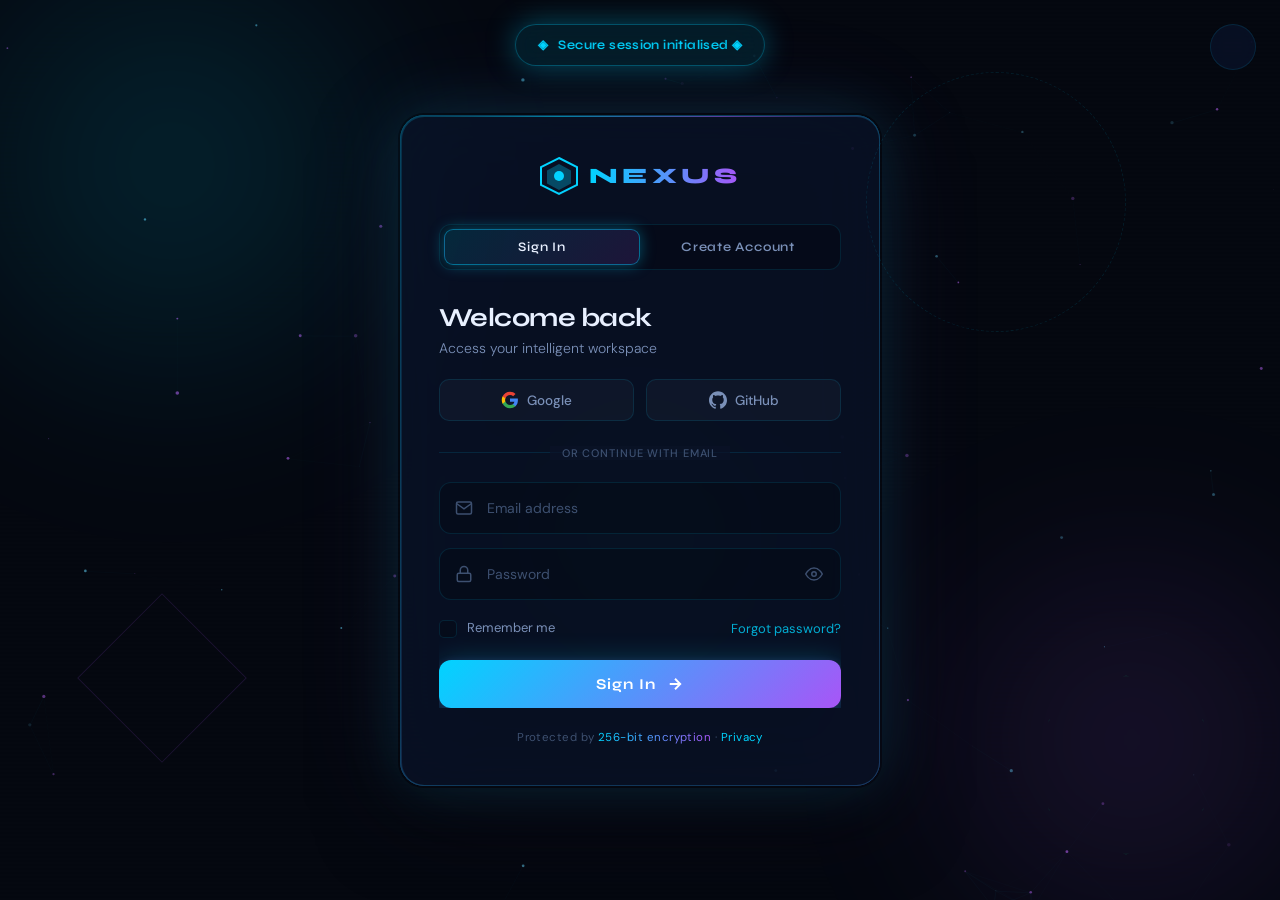
<file: Login/index.html>
<!DOCTYPE html>
<html lang="en">
<head>
  <meta charset="UTF-8" />
  <meta name="viewport" content="width=device-width, initial-scale=1.0"/>
  <title>NEXUS — Intelligent Workspace</title>
  <link rel="stylesheet" href="style.css"/>
  <link rel="preconnect" href="https://fonts.googleapis.com">
  <link href="https://fonts.googleapis.com/css2?family=Syne:wght@400;500;600;700;800&family=DM+Sans:ital,wght@0,300;0,400;0,500;1,300&display=swap" rel="stylesheet">
</head>
<body data-theme="dark">

  <!-- Canvas Background -->
  <canvas id="bg-canvas"></canvas>

  <!-- Ambient Orbs -->
  <div class="ambient-layer">
    <div class="orb orb-1"></div>
    <div class="orb orb-2"></div>
    <div class="orb orb-3"></div>
  </div>

  <!-- Scanlines overlay -->
  <div class="scanlines"></div>

  <!-- Theme Toggle -->
  <button class="theme-toggle" id="themeToggle" aria-label="Toggle theme">
    <span class="theme-icon sun">
      <svg viewBox="0 0 24 24" fill="none" stroke="currentColor" stroke-width="2">
        <circle cx="12" cy="12" r="5"/><line x1="12" y1="1" x2="12" y2="3"/>
        <line x1="12" y1="21" x2="12" y2="23"/><line x1="4.22" y1="4.22" x2="5.64" y2="5.64"/>
        <line x1="18.36" y1="18.36" x2="19.78" y2="19.78"/><line x1="1" y1="12" x2="3" y2="12"/>
        <line x1="21" y1="12" x2="23" y2="12"/><line x1="4.22" y1="19.78" x2="5.64" y2="18.36"/>
        <line x1="18.36" y1="5.64" x2="19.78" y2="4.22"/>
      </svg>
    </span>
    <span class="theme-icon moon">
      <svg viewBox="0 0 24 24" fill="none" stroke="currentColor" stroke-width="2">
        <path d="M21 12.79A9 9 0 1 1 11.21 3 7 7 0 0 0 21 12.79z"/>
      </svg>
    </span>
  </button>

  <!-- Toast Container -->
  <div class="toast-container" id="toastContainer"></div>

  <!-- Main wrapper -->
  <main class="auth-wrapper">

    <!-- Floating Geometric Shapes -->
    <div class="geo-shapes">
      <div class="shape shape-ring"></div>
      <div class="shape shape-diamond"></div>
      <div class="shape shape-hex"></div>
    </div>

    <!-- Auth Card -->
    <div class="auth-card" id="authCard">

      <!-- Animated border gradient -->
      <div class="card-border"></div>
      <div class="card-glow"></div>

      <!-- Card Inner -->
      <div class="card-inner">

        <!-- Logo / Brand -->
        <div class="brand">
          <div class="brand-icon">
            <svg viewBox="0 0 40 40" fill="none">
              <polygon points="20,2 38,11 38,29 20,38 2,29 2,11" stroke="url(#hexGrad)" stroke-width="2" fill="none"/>
              <polygon points="20,8 32,14.5 32,27.5 20,34 8,27.5 8,14.5" fill="url(#hexFill)" opacity="0.3"/>
              <circle cx="20" cy="20" r="5" fill="url(#hexGrad)"/>
              <defs>
                <linearGradient id="hexGrad" x1="0" y1="0" x2="40" y2="40">
                  <stop offset="0%" stop-color="#00d4ff"/>
                  <stop offset="100%" stop-color="#a855f7"/>
                </linearGradient>
                <linearGradient id="hexFill" x1="0" y1="0" x2="40" y2="40">
                  <stop offset="0%" stop-color="#00d4ff"/>
                  <stop offset="100%" stop-color="#a855f7"/>
                </linearGradient>
              </defs>
            </svg>
          </div>
          <span class="brand-name">NEXUS</span>
        </div>

        <!-- Tab Switcher -->
        <div class="tab-switcher">
          <button class="tab-btn active" data-tab="login">Sign In</button>
          <button class="tab-btn" data-tab="register">Create Account</button>
          <div class="tab-indicator"></div>
        </div>

        <!-- Forms Container -->
        <div class="forms-container">

          <!-- LOGIN FORM -->
          <div class="form-panel active" id="loginPanel">
            <div class="form-header">
              <h1>Welcome back</h1>
              <p>Access your intelligent workspace</p>
            </div>

            <!-- Social Logins -->
            <div class="social-row">
              <button class="social-btn" id="googleBtn">
                <svg viewBox="0 0 24 24" width="18" height="18">
                  <path fill="#4285F4" d="M22.56 12.25c0-.78-.07-1.53-.2-2.25H12v4.26h5.92c-.26 1.37-1.04 2.53-2.21 3.31v2.77h3.57c2.08-1.92 3.28-4.74 3.28-8.09z"/>
                  <path fill="#34A853" d="M12 23c2.97 0 5.46-.98 7.28-2.66l-3.57-2.77c-.98.66-2.23 1.06-3.71 1.06-2.86 0-5.29-1.93-6.16-4.53H2.18v2.84C3.99 20.53 7.7 23 12 23z"/>
                  <path fill="#FBBC05" d="M5.84 14.09c-.22-.66-.35-1.36-.35-2.09s.13-1.43.35-2.09V7.07H2.18C1.43 8.55 1 10.22 1 12s.43 3.45 1.18 4.93l2.85-2.22.81-.62z"/>
                  <path fill="#EA4335" d="M12 5.38c1.62 0 3.06.56 4.21 1.64l3.15-3.15C17.45 2.09 14.97 1 12 1 7.7 1 3.99 3.47 2.18 7.07l3.66 2.84c.87-2.6 3.3-4.53 6.16-4.53z"/>
                </svg>
                Google
              </button>
              <button class="social-btn" id="githubBtn">
                <svg viewBox="0 0 24 24" width="18" height="18" fill="currentColor">
                  <path d="M12 .297c-6.63 0-12 5.373-12 12 0 5.303 3.438 9.8 8.205 11.385.6.113.82-.258.82-.577 0-.285-.01-1.04-.015-2.04-3.338.724-4.042-1.61-4.042-1.61C4.422 18.07 3.633 17.7 3.633 17.7c-1.087-.744.084-.729.084-.729 1.205.084 1.838 1.236 1.838 1.236 1.07 1.835 2.809 1.305 3.495.998.108-.776.417-1.305.76-1.605-2.665-.3-5.466-1.332-5.466-5.93 0-1.31.465-2.38 1.235-3.22-.135-.303-.54-1.523.105-3.176 0 0 1.005-.322 3.3 1.23.96-.267 1.98-.399 3-.405 1.02.006 2.04.138 3 .405 2.28-1.552 3.285-1.23 3.285-1.23.645 1.653.24 2.873.12 3.176.765.84 1.23 1.91 1.23 3.22 0 4.61-2.805 5.625-5.475 5.92.42.36.81 1.096.81 2.22 0 1.606-.015 2.896-.015 3.286 0 .315.21.69.825.57C20.565 22.092 24 17.592 24 12.297c0-6.627-5.373-12-12-12"/>
                </svg>
                GitHub
              </button>
            </div>

            <div class="divider"><span>or continue with email</span></div>

            <form class="auth-form" id="loginForm" novalidate>
              <div class="field-group">
                <div class="input-wrap">
                  <span class="input-icon">
                    <svg viewBox="0 0 24 24" fill="none" stroke="currentColor" stroke-width="2" width="18" height="18">
                      <path d="M4 4h16c1.1 0 2 .9 2 2v12c0 1.1-.9 2-2 2H4c-1.1 0-2-.9-2-2V6c0-1.1.9-2 2-2z"/><polyline points="22,6 12,13 2,6"/>
                    </svg>
                  </span>
                  <input type="email" id="loginEmail" class="auth-input" placeholder=" " autocomplete="email" required/>
                  <label for="loginEmail" class="float-label">Email address</label>
                  <div class="input-line"></div>
                </div>
              </div>

              <div class="field-group">
                <div class="input-wrap">
                  <span class="input-icon">
                    <svg viewBox="0 0 24 24" fill="none" stroke="currentColor" stroke-width="2" width="18" height="18">
                      <rect x="3" y="11" width="18" height="11" rx="2" ry="2"/><path d="M7 11V7a5 5 0 0 1 10 0v4"/>
                    </svg>
                  </span>
                  <input type="password" id="loginPassword" class="auth-input" placeholder=" " autocomplete="current-password" required/>
                  <label for="loginPassword" class="float-label">Password</label>
                  <button type="button" class="eye-toggle" data-target="loginPassword">
                    <svg class="eye-open" viewBox="0 0 24 24" fill="none" stroke="currentColor" stroke-width="2" width="18" height="18">
                      <path d="M1 12s4-8 11-8 11 8 11 8-4 8-11 8-11-8-11-8z"/><circle cx="12" cy="12" r="3"/>
                    </svg>
                    <svg class="eye-closed" viewBox="0 0 24 24" fill="none" stroke="currentColor" stroke-width="2" width="18" height="18" style="display:none">
                      <path d="M17.94 17.94A10.07 10.07 0 0 1 12 20c-7 0-11-8-11-8a18.45 18.45 0 0 1 5.06-5.94M9.9 4.24A9.12 9.12 0 0 1 12 4c7 0 11 8 11 8a18.5 18.5 0 0 1-2.16 3.19m-6.72-1.07a3 3 0 1 1-4.24-4.24"/>
                      <line x1="1" y1="1" x2="23" y2="23"/>
                    </svg>
                  </button>
                  <div class="input-line"></div>
                </div>
              </div>

              <div class="form-meta">
                <label class="checkbox-wrap">
                  <input type="checkbox" id="rememberMe"/>
                  <span class="checkmark"></span>
                  <span>Remember me</span>
                </label>
                <a href="#" class="forgot-link">Forgot password?</a>
              </div>

              <button type="submit" class="submit-btn" id="loginSubmit">
                <span class="btn-text">Sign In</span>
                <span class="btn-loader" style="display:none">
                  <span class="spinner"></span>
                </span>
                <span class="btn-arrow">
                  <svg viewBox="0 0 24 24" fill="none" stroke="currentColor" stroke-width="2.5" width="18" height="18">
                    <line x1="5" y1="12" x2="19" y2="12"/><polyline points="12 5 19 12 12 19"/>
                  </svg>
                </span>
              </button>
            </form>
          </div>

          <!-- REGISTER FORM -->
          <div class="form-panel" id="registerPanel">
            <div class="form-header">
              <h1>Join NEXUS</h1>
              <p>Create your intelligent workspace account</p>
            </div>

            <!-- Social Logins -->
            <div class="social-row">
              <button class="social-btn">
                <svg viewBox="0 0 24 24" width="18" height="18">
                  <path fill="#4285F4" d="M22.56 12.25c0-.78-.07-1.53-.2-2.25H12v4.26h5.92c-.26 1.37-1.04 2.53-2.21 3.31v2.77h3.57c2.08-1.92 3.28-4.74 3.28-8.09z"/>
                  <path fill="#34A853" d="M12 23c2.97 0 5.46-.98 7.28-2.66l-3.57-2.77c-.98.66-2.23 1.06-3.71 1.06-2.86 0-5.29-1.93-6.16-4.53H2.18v2.84C3.99 20.53 7.7 23 12 23z"/>
                  <path fill="#FBBC05" d="M5.84 14.09c-.22-.66-.35-1.36-.35-2.09s.13-1.43.35-2.09V7.07H2.18C1.43 8.55 1 10.22 1 12s.43 3.45 1.18 4.93l2.85-2.22.81-.62z"/>
                  <path fill="#EA4335" d="M12 5.38c1.62 0 3.06.56 4.21 1.64l3.15-3.15C17.45 2.09 14.97 1 12 1 7.7 1 3.99 3.47 2.18 7.07l3.66 2.84c.87-2.6 3.3-4.53 6.16-4.53z"/>
                </svg>
                Google
              </button>
              <button class="social-btn">
                <svg viewBox="0 0 24 24" width="18" height="18" fill="currentColor">
                  <path d="M12 .297c-6.63 0-12 5.373-12 12 0 5.303 3.438 9.8 8.205 11.385.6.113.82-.258.82-.577 0-.285-.01-1.04-.015-2.04-3.338.724-4.042-1.61-4.042-1.61C4.422 18.07 3.633 17.7 3.633 17.7c-1.087-.744.084-.729.084-.729 1.205.084 1.838 1.236 1.838 1.236 1.07 1.835 2.809 1.305 3.495.998.108-.776.417-1.305.76-1.605-2.665-.3-5.466-1.332-5.466-5.93 0-1.31.465-2.38 1.235-3.22-.135-.303-.54-1.523.105-3.176 0 0 1.005-.322 3.3 1.23.96-.267 1.98-.399 3-.405 1.02.006 2.04.138 3 .405 2.28-1.552 3.285-1.23 3.285-1.23.645 1.653.24 2.873.12 3.176.765.84 1.23 1.91 1.23 3.22 0 4.61-2.805 5.625-5.475 5.92.42.36.81 1.096.81 2.22 0 1.606-.015 2.896-.015 3.286 0 .315.21.69.825.57C20.565 22.092 24 17.592 24 12.297c0-6.627-5.373-12-12-12"/>
                </svg>
                GitHub
              </button>
            </div>

            <div class="divider"><span>or continue with email</span></div>

            <form class="auth-form" id="registerForm" novalidate>
              <div class="field-group">
                <div class="input-wrap">
                  <span class="input-icon">
                    <svg viewBox="0 0 24 24" fill="none" stroke="currentColor" stroke-width="2" width="18" height="18">
                      <path d="M20 21v-2a4 4 0 0 0-4-4H8a4 4 0 0 0-4 4v2"/><circle cx="12" cy="7" r="4"/>
                    </svg>
                  </span>
                  <input type="text" id="regName" class="auth-input" placeholder=" " autocomplete="name" required/>
                  <label for="regName" class="float-label">Full name</label>
                  <div class="input-line"></div>
                </div>
              </div>

              <div class="field-group">
                <div class="input-wrap">
                  <span class="input-icon">
                    <svg viewBox="0 0 24 24" fill="none" stroke="currentColor" stroke-width="2" width="18" height="18">
                      <path d="M4 4h16c1.1 0 2 .9 2 2v12c0 1.1-.9 2-2 2H4c-1.1 0-2-.9-2-2V6c0-1.1.9-2 2-2z"/><polyline points="22,6 12,13 2,6"/>
                    </svg>
                  </span>
                  <input type="email" id="regEmail" class="auth-input" placeholder=" " autocomplete="email" required/>
                  <label for="regEmail" class="float-label">Email address</label>
                  <div class="input-line"></div>
                </div>
              </div>

              <div class="field-group">
                <div class="input-wrap">
                  <span class="input-icon">
                    <svg viewBox="0 0 24 24" fill="none" stroke="currentColor" stroke-width="2" width="18" height="18">
                      <rect x="3" y="11" width="18" height="11" rx="2" ry="2"/><path d="M7 11V7a5 5 0 0 1 10 0v4"/>
                    </svg>
                  </span>
                  <input type="password" id="regPassword" class="auth-input" placeholder=" " autocomplete="new-password" required/>
                  <label for="regPassword" class="float-label">Password</label>
                  <button type="button" class="eye-toggle" data-target="regPassword">
                    <svg class="eye-open" viewBox="0 0 24 24" fill="none" stroke="currentColor" stroke-width="2" width="18" height="18">
                      <path d="M1 12s4-8 11-8 11 8 11 8-4 8-11 8-11-8-11-8z"/><circle cx="12" cy="12" r="3"/>
                    </svg>
                    <svg class="eye-closed" viewBox="0 0 24 24" fill="none" stroke="currentColor" stroke-width="2" width="18" height="18" style="display:none">
                      <path d="M17.94 17.94A10.07 10.07 0 0 1 12 20c-7 0-11-8-11-8a18.45 18.45 0 0 1 5.06-5.94M9.9 4.24A9.12 9.12 0 0 1 12 4c7 0 11 8 11 8a18.5 18.5 0 0 1-2.16 3.19m-6.72-1.07a3 3 0 1 1-4.24-4.24"/>
                      <line x1="1" y1="1" x2="23" y2="23"/>
                    </svg>
                  </button>
                  <div class="input-line"></div>
                </div>
                <!-- Password Strength -->
                <div class="strength-meter">
                  <div class="strength-bar" id="strengthBar"></div>
                </div>
                <span class="strength-label" id="strengthLabel"></span>
              </div>

              <div class="field-group">
                <div class="input-wrap">
                  <span class="input-icon">
                    <svg viewBox="0 0 24 24" fill="none" stroke="currentColor" stroke-width="2" width="18" height="18">
                      <polyline points="20 6 9 17 4 12"/>
                    </svg>
                  </span>
                  <input type="password" id="regConfirm" class="auth-input" placeholder=" " autocomplete="new-password" required/>
                  <label for="regConfirm" class="float-label">Confirm password</label>
                  <div class="input-line"></div>
                </div>
              </div>

              <div class="form-meta terms-row">
                <label class="checkbox-wrap">
                  <input type="checkbox" id="termsCheck" required/>
                  <span class="checkmark"></span>
                  <span>I agree to the <a href="#">Terms of Service</a> and <a href="#">Privacy Policy</a></span>
                </label>
              </div>

              <button type="submit" class="submit-btn" id="registerSubmit">
                <span class="btn-text">Create Account</span>
                <span class="btn-loader" style="display:none">
                  <span class="spinner"></span>
                </span>
                <span class="btn-arrow">
                  <svg viewBox="0 0 24 24" fill="none" stroke="currentColor" stroke-width="2.5" width="18" height="18">
                    <line x1="5" y1="12" x2="19" y2="12"/><polyline points="12 5 19 12 12 19"/>
                  </svg>
                </span>
              </button>
            </form>
          </div>

        </div><!-- /forms-container -->

        <!-- Footer -->
        <p class="card-footer">
          Protected by <span class="glow-text">256-bit encryption</span> · <a href="#">Privacy</a>
        </p>

      </div><!-- /card-inner -->
    </div><!-- /auth-card -->

  </main>

  <script src="script.js"></script>
</body>
</html>
</file>
<file: Login/style.css>
/* ============================================================
   NEXUS AUTH — Premium Futuristic CSS
   ============================================================ */

/* ── Fonts & Root Tokens ── */
@import url('https://fonts.googleapis.com/css2?family=Syne:wght@400;500;600;700;800&family=DM+Sans:ital,wght@0,300;0,400;0,500;1,300&display=swap');

:root {
  --bg:         #050810;
  --bg-mid:     #070d1a;
  --surface:    rgba(10, 18, 40, 0.72);
  --glass:      rgba(12, 22, 52, 0.55);
  --border:     rgba(0, 200, 255, 0.12);
  --border-hot: rgba(0, 200, 255, 0.45);
  --text-1:     #e8f0ff;
  --text-2:     #7a90b8;
  --text-3:     #3d5070;
  --accent-a:   #00d4ff;
  --accent-b:   #a855f7;
  --accent-c:   #06ffa5;
  --danger:     #ff4f6d;
  --warn:       #ffb547;
  --glow-a:     rgba(0, 212, 255, 0.35);
  --glow-b:     rgba(168, 85, 247, 0.3);
  --card-radius: 24px;
  --input-radius: 12px;
  --transition: 0.35s cubic-bezier(0.4, 0, 0.2, 1);
}

[data-theme="light"] {
  --bg:         #e8edf5;
  --bg-mid:     #dce3ef;
  --surface:    rgba(255, 255, 255, 0.78);
  --glass:      rgba(240, 245, 255, 0.65);
  --border:     rgba(0, 140, 200, 0.14);
  --border-hot: rgba(0, 140, 200, 0.5);
  --text-1:     #0d1a30;
  --text-2:     #4a6080;
  --text-3:     #92adc0;
  --glow-a:     rgba(0, 140, 255, 0.18);
  --glow-b:     rgba(168, 85, 247, 0.14);
}

/* ── Reset ── */
*, *::before, *::after { box-sizing: border-box; margin: 0; padding: 0; }
html { scroll-behavior: smooth; }
body {
  font-family: 'DM Sans', sans-serif;
  background: var(--bg);
  color: var(--text-1);
  min-height: 100vh;
  overflow-x: hidden;
  -webkit-font-smoothing: antialiased;
}

a { color: var(--accent-a); text-decoration: none; transition: opacity var(--transition); }
a:hover { opacity: 0.8; }

/* ── Canvas Background ── */
#bg-canvas {
  position: fixed;
  inset: 0;
  width: 100%;
  height: 100%;
  z-index: 0;
  pointer-events: none;
}

/* ── Ambient Orbs ── */
.ambient-layer { position: fixed; inset: 0; z-index: 0; pointer-events: none; overflow: hidden; }

.orb {
  position: absolute;
  border-radius: 50%;
  filter: blur(90px);
  opacity: 0.55;
  animation: orbDrift 20s ease-in-out infinite alternate;
}

.orb-1 {
  width: 600px; height: 600px;
  background: radial-gradient(circle, rgba(0,212,255,0.3) 0%, transparent 70%);
  top: -15%; left: -10%;
  animation-duration: 18s;
}
.orb-2 {
  width: 500px; height: 500px;
  background: radial-gradient(circle, rgba(168,85,247,0.3) 0%, transparent 70%);
  bottom: -10%; right: -8%;
  animation-duration: 22s;
  animation-delay: -5s;
}
.orb-3 {
  width: 350px; height: 350px;
  background: radial-gradient(circle, rgba(6,255,165,0.15) 0%, transparent 70%);
  top: 40%; left: 50%;
  transform: translateX(-50%);
  animation-duration: 25s;
  animation-delay: -10s;
}

[data-theme="light"] .orb { opacity: 0.3; }

@keyframes orbDrift {
  0%   { transform: translate(0, 0) scale(1); }
  50%  { transform: translate(30px, -40px) scale(1.08); }
  100% { transform: translate(-20px, 30px) scale(0.95); }
}

/* ── Scanlines ── */
.scanlines {
  position: fixed;
  inset: 0;
  z-index: 1;
  pointer-events: none;
  background: repeating-linear-gradient(
    0deg,
    transparent,
    transparent 2px,
    rgba(0,0,0,0.03) 2px,
    rgba(0,0,0,0.03) 4px
  );
  opacity: 0.4;
}
[data-theme="light"] .scanlines { opacity: 0.08; }

/* ── Theme Toggle ── */
.theme-toggle {
  position: fixed;
  top: 24px; right: 24px;
  z-index: 100;
  width: 46px; height: 46px;
  border-radius: 50%;
  border: 1px solid var(--border);
  background: var(--glass);
  backdrop-filter: blur(20px);
  cursor: pointer;
  display: flex; align-items: center; justify-content: center;
  color: var(--text-2);
  transition: border-color var(--transition), box-shadow var(--transition), transform var(--transition);
}
.theme-toggle:hover {
  border-color: var(--border-hot);
  box-shadow: 0 0 20px var(--glow-a);
  transform: rotate(20deg);
  color: var(--accent-a);
}
.theme-icon { display: flex; align-items: center; justify-content: center; }
[data-theme="dark"] .theme-icon.moon { display: none; }
[data-theme="light"] .theme-icon.sun { display: none; }

/* ── Toast ── */
.toast-container {
  position: fixed;
  top: 24px; left: 50%;
  transform: translateX(-50%);
  z-index: 999;
  display: flex; flex-direction: column; gap: 10px;
  pointer-events: none;
}
.toast {
  padding: 12px 22px;
  border-radius: 50px;
  backdrop-filter: blur(20px);
  font-family: 'Syne', sans-serif;
  font-size: 13px;
  font-weight: 600;
  letter-spacing: 0.03em;
  display: flex; align-items: center; gap: 10px;
  pointer-events: auto;
  animation: toastIn 0.4s cubic-bezier(0.34, 1.56, 0.64, 1) forwards;
  white-space: nowrap;
}
.toast.out { animation: toastOut 0.3s ease forwards; }
.toast-success {
  background: rgba(6,255,165,0.12);
  border: 1px solid rgba(6,255,165,0.4);
  color: var(--accent-c);
  box-shadow: 0 0 30px rgba(6,255,165,0.2);
}
.toast-error {
  background: rgba(255,79,109,0.12);
  border: 1px solid rgba(255,79,109,0.4);
  color: var(--danger);
  box-shadow: 0 0 30px rgba(255,79,109,0.2);
}
.toast-info {
  background: rgba(0,212,255,0.1);
  border: 1px solid rgba(0,212,255,0.3);
  color: var(--accent-a);
  box-shadow: 0 0 30px var(--glow-a);
}

@keyframes toastIn {
  from { opacity: 0; transform: translateY(-16px) scale(0.92); }
  to   { opacity: 1; transform: translateY(0) scale(1); }
}
@keyframes toastOut {
  from { opacity: 1; transform: scale(1); }
  to   { opacity: 0; transform: scale(0.88) translateY(-8px); }
}

/* ── Main wrapper ── */
.auth-wrapper {
  position: relative;
  z-index: 10;
  min-height: 100vh;
  display: flex;
  align-items: center;
  justify-content: center;
  padding: 40px 20px;
}

/* ── Geometric Shapes ── */
.geo-shapes { position: fixed; inset: 0; pointer-events: none; z-index: 2; overflow: hidden; }

.shape {
  position: absolute;
  opacity: 0.12;
  border: 1.5px solid var(--accent-a);
}

.shape-ring {
  width: 260px; height: 260px;
  border-radius: 50%;
  top: 8%; right: 12%;
  animation: spinSlow 35s linear infinite;
  border-style: dashed;
  border-color: var(--accent-a);
  opacity: 0.1;
}
.shape-diamond {
  width: 120px; height: 120px;
  transform: rotate(45deg);
  bottom: 18%; left: 8%;
  border-color: var(--accent-b);
  animation: diamondFloat 12s ease-in-out infinite alternate;
  opacity: 0.14;
}
.shape-hex {
  width: 180px; height: 180px;
  border-radius: 50%;
  bottom: 5%; right: 5%;
  border-color: var(--accent-c);
  opacity: 0.08;
  animation: spinSlow 50s linear infinite reverse;
  clip-path: polygon(50% 0%, 93% 25%, 93% 75%, 50% 100%, 7% 75%, 7% 25%);
  border: none;
  background: transparent;
  box-shadow: inset 0 0 0 1.5px var(--accent-c);
}

@keyframes spinSlow {
  to { transform: rotate(360deg); }
}
@keyframes diamondFloat {
  0%   { transform: rotate(45deg) translateY(0); }
  100% { transform: rotate(45deg) translateY(-30px); }
}

/* ── Auth Card ── */
.auth-card {
  position: relative;
  width: 100%;
  max-width: 480px;
  border-radius: var(--card-radius);
  animation: cardEntrance 0.8s cubic-bezier(0.34, 1.4, 0.64, 1) forwards;
  transform-style: preserve-3d;
  perspective: 1000px;
  will-change: transform;
}

@keyframes cardEntrance {
  from {
    opacity: 0;
    transform: translateY(50px) scale(0.92);
  }
  to {
    opacity: 1;
    transform: translateY(0) scale(1);
  }
}

/* Animated border */
.card-border {
  position: absolute;
  inset: 0;
  border-radius: var(--card-radius);
  padding: 1.5px;
  background: linear-gradient(135deg, var(--accent-a), var(--accent-b), var(--accent-a));
  background-size: 300% 300%;
  animation: borderGlow 6s ease infinite;
  -webkit-mask: linear-gradient(#fff 0 0) content-box, linear-gradient(#fff 0 0);
  -webkit-mask-composite: xor;
  mask-composite: exclude;
  pointer-events: none;
}

@keyframes borderGlow {
  0%   { background-position: 0% 50%; }
  50%  { background-position: 100% 50%; }
  100% { background-position: 0% 50%; }
}

.card-glow {
  position: absolute;
  inset: -2px;
  border-radius: calc(var(--card-radius) + 2px);
  background: transparent;
  box-shadow:
    0 0 60px rgba(0,212,255,0.15),
    0 0 120px rgba(168,85,247,0.08),
    0 30px 80px rgba(0,0,0,0.6);
  pointer-events: none;
}

.card-inner {
  position: relative;
  z-index: 2;
  background: var(--surface);
  backdrop-filter: blur(40px) saturate(160%);
  -webkit-backdrop-filter: blur(40px) saturate(160%);
  border-radius: var(--card-radius);
  border: 1px solid var(--border);
  padding: 40px 38px;
  overflow: hidden;
}

.card-inner::before {
  content: '';
  position: absolute;
  top: 0; left: 0; right: 0;
  height: 1px;
  background: linear-gradient(90deg, transparent, var(--accent-a), var(--accent-b), transparent);
  opacity: 0.5;
}

/* ── Brand ── */
.brand {
  display: flex;
  align-items: center;
  gap: 10px;
  margin-bottom: 28px;
  justify-content: center;
}
.brand-icon {
  width: 40px; height: 40px;
  animation: brandPulse 4s ease-in-out infinite;
}
@keyframes brandPulse {
  0%, 100% { filter: drop-shadow(0 0 8px rgba(0,212,255,0.6)); }
  50%       { filter: drop-shadow(0 0 20px rgba(168,85,247,0.8)); }
}
.brand-name {
  font-family: 'Syne', sans-serif;
  font-weight: 800;
  font-size: 22px;
  letter-spacing: 0.2em;
  background: linear-gradient(90deg, var(--accent-a), var(--accent-b));
  -webkit-background-clip: text;
  -webkit-text-fill-color: transparent;
  background-clip: text;
}

/* ── Tab Switcher ── */
.tab-switcher {
  position: relative;
  display: grid;
  grid-template-columns: 1fr 1fr;
  background: rgba(0,0,0,0.25);
  border-radius: 12px;
  padding: 4px;
  margin-bottom: 32px;
  border: 1px solid var(--border);
}
[data-theme="light"] .tab-switcher { background: rgba(0,0,0,0.06); }

.tab-btn {
  position: relative;
  z-index: 2;
  padding: 10px;
  border: none;
  background: transparent;
  color: var(--text-2);
  font-family: 'Syne', sans-serif;
  font-size: 13px;
  font-weight: 600;
  letter-spacing: 0.06em;
  cursor: pointer;
  border-radius: 9px;
  transition: color var(--transition);
}
.tab-btn.active { color: var(--text-1); }

.tab-indicator {
  position: absolute;
  top: 4px; bottom: 4px;
  left: 4px;
  width: calc(50% - 4px);
  background: linear-gradient(135deg, rgba(0,212,255,0.15), rgba(168,85,247,0.15));
  border: 1px solid var(--border-hot);
  border-radius: 9px;
  transition: transform 0.35s cubic-bezier(0.4, 0, 0.2, 1);
  box-shadow: 0 0 15px var(--glow-a);
}
.tab-indicator.right { transform: translateX(100%); }

/* ── Forms Container ── */
.forms-container {
  position: relative;
  overflow: hidden;
}

.form-panel {
  width: 100%;
  transition: opacity 0.4s ease, transform 0.4s cubic-bezier(0.4, 0, 0.2, 1);
  opacity: 0;
  transform: translateX(50px);
  pointer-events: none;
  position: absolute;
  top: 0; left: 0;
}
.form-panel.active {
  opacity: 1;
  transform: translateX(0);
  pointer-events: all;
  position: relative;
}
.form-panel.exiting {
  opacity: 0;
  transform: translateX(-50px);
  pointer-events: none;
}

/* ── Form Header ── */
.form-header { margin-bottom: 22px; }
.form-header h1 {
  font-family: 'Syne', sans-serif;
  font-size: 26px;
  font-weight: 700;
  color: var(--text-1);
  margin-bottom: 6px;
  letter-spacing: -0.02em;
}
.form-header p {
  font-size: 14px;
  color: var(--text-2);
  font-weight: 300;
}

/* ── Social Buttons ── */
.social-row {
  display: grid;
  grid-template-columns: 1fr 1fr;
  gap: 12px;
  margin-bottom: 20px;
}
.social-btn {
  display: flex;
  align-items: center;
  justify-content: center;
  gap: 8px;
  padding: 11px;
  border-radius: 10px;
  border: 1px solid var(--border);
  background: rgba(255,255,255,0.03);
  color: var(--text-2);
  font-family: 'DM Sans', sans-serif;
  font-size: 13.5px;
  font-weight: 500;
  cursor: pointer;
  transition: border-color var(--transition), background var(--transition), box-shadow var(--transition), transform var(--transition), color var(--transition);
}
.social-btn:hover {
  border-color: var(--border-hot);
  background: rgba(0,212,255,0.06);
  color: var(--text-1);
  box-shadow: 0 0 18px var(--glow-a);
  transform: translateY(-2px);
}
[data-theme="light"] .social-btn { background: rgba(0,0,0,0.03); }
[data-theme="light"] .social-btn:hover { background: rgba(0,100,200,0.07); }

/* ── Divider ── */
.divider {
  position: relative;
  text-align: center;
  margin: 18px 0 20px;
}
.divider::before {
  content: '';
  position: absolute;
  top: 50%; left: 0; right: 0;
  height: 1px;
  background: var(--border);
}
.divider span {
  position: relative;
  background: var(--surface);
  padding: 0 12px;
  font-size: 11px;
  font-weight: 500;
  letter-spacing: 0.08em;
  color: var(--text-3);
  text-transform: uppercase;
}

/* ── Input Fields ── */
.auth-form { display: flex; flex-direction: column; gap: 0; }
.field-group { margin-bottom: 14px; }

.input-wrap {
  position: relative;
  display: flex;
  align-items: center;
}

.input-icon {
  position: absolute;
  left: 16px;
  color: var(--text-3);
  display: flex;
  transition: color var(--transition);
  z-index: 2;
  pointer-events: none;
}

.auth-input {
  width: 100%;
  padding: 16px 46px 16px 48px;
  background: rgba(0,0,0,0.2);
  border: 1px solid var(--border);
  border-radius: var(--input-radius);
  color: var(--text-1);
  font-family: 'DM Sans', sans-serif;
  font-size: 14.5px;
  font-weight: 400;
  outline: none;
  transition: border-color var(--transition), box-shadow var(--transition), background var(--transition);
  position: relative;
  z-index: 1;
}
[data-theme="light"] .auth-input { background: rgba(255,255,255,0.6); }

.auth-input::placeholder { color: transparent; }

.auth-input:focus {
  border-color: var(--accent-a);
  box-shadow: 0 0 0 3px rgba(0,212,255,0.12), 0 0 20px rgba(0,212,255,0.1);
  background: rgba(0,212,255,0.04);
}
.auth-input:focus ~ .input-line { width: 100%; }
.auth-input:focus + .float-label,
.auth-input:not(:placeholder-shown) + .float-label {
  transform: translateY(-26px) translateX(0) scale(0.78);
  color: var(--accent-a);
  background: var(--surface);
  padding: 0 4px;
}
.auth-input:focus ~ .input-icon,
.auth-input:not(:placeholder-shown) ~ .input-icon {
  color: var(--accent-a);
}
/* Fix z-order: icon before label but label above input */
.input-wrap .auth-input { order: 2; }
.input-wrap .float-label { order: 3; }
.input-wrap .input-icon { order: 1; }

.float-label {
  position: absolute;
  left: 48px;
  top: 50%;
  transform: translateY(-50%);
  font-size: 14px;
  color: var(--text-3);
  pointer-events: none;
  transform-origin: left top;
  transition: transform var(--transition), color var(--transition), background var(--transition);
  z-index: 3;
}

.input-line {
  position: absolute;
  bottom: 0; left: 50%;
  transform: translateX(-50%);
  height: 2px;
  width: 0;
  background: linear-gradient(90deg, var(--accent-a), var(--accent-b));
  border-radius: 0 0 var(--input-radius) var(--input-radius);
  transition: width 0.4s ease;
  z-index: 4;
}

/* Eye toggle */
.eye-toggle {
  position: absolute;
  right: 14px;
  z-index: 4;
  background: transparent;
  border: none;
  cursor: pointer;
  color: var(--text-3);
  display: flex;
  align-items: center;
  padding: 4px;
  transition: color var(--transition);
}
.eye-toggle:hover { color: var(--accent-a); }

/* ── Password Strength ── */
.strength-meter {
  margin-top: 6px;
  height: 3px;
  background: var(--border);
  border-radius: 99px;
  overflow: hidden;
}
.strength-bar {
  height: 100%;
  width: 0;
  border-radius: 99px;
  transition: width 0.4s ease, background 0.4s ease;
}
.strength-label {
  font-size: 11px;
  font-weight: 500;
  letter-spacing: 0.06em;
  text-transform: uppercase;
  margin-top: 4px;
  display: block;
}

/* ── Form Meta ── */
.form-meta {
  display: flex;
  align-items: center;
  justify-content: space-between;
  margin-bottom: 22px;
  margin-top: 4px;
}
.terms-row { justify-content: flex-start; margin-bottom: 20px; }

.checkbox-wrap {
  display: flex;
  align-items: flex-start;
  gap: 10px;
  cursor: pointer;
  font-size: 13px;
  color: var(--text-2);
  line-height: 1.5;
}
.checkbox-wrap input[type="checkbox"] { display: none; }
.checkmark {
  width: 18px; height: 18px;
  min-width: 18px;
  border-radius: 5px;
  border: 1.5px solid var(--border);
  background: rgba(0,0,0,0.2);
  display: flex; align-items: center; justify-content: center;
  transition: border-color var(--transition), background var(--transition), box-shadow var(--transition);
  margin-top: 2px;
}
.checkbox-wrap input:checked + .checkmark {
  background: linear-gradient(135deg, var(--accent-a), var(--accent-b));
  border-color: transparent;
  box-shadow: 0 0 12px var(--glow-a);
}
.checkbox-wrap input:checked + .checkmark::after {
  content: '';
  width: 5px; height: 9px;
  border-right: 2px solid white;
  border-bottom: 2px solid white;
  transform: rotate(45deg) translateY(-1px);
}

.forgot-link {
  font-size: 13px;
  color: var(--accent-a);
  opacity: 0.8;
  white-space: nowrap;
}
.forgot-link:hover { opacity: 1; }

/* ── Submit Button ── */
.submit-btn {
  width: 100%;
  padding: 15px 24px;
  border: none;
  border-radius: 12px;
  background: linear-gradient(135deg, var(--accent-a), var(--accent-b));
  color: white;
  font-family: 'Syne', sans-serif;
  font-size: 15px;
  font-weight: 700;
  letter-spacing: 0.06em;
  cursor: pointer;
  display: flex;
  align-items: center;
  justify-content: center;
  gap: 10px;
  position: relative;
  overflow: hidden;
  transition: transform var(--transition), box-shadow var(--transition);
  box-shadow: 0 4px 30px rgba(0,212,255,0.3), 0 2px 8px rgba(168,85,247,0.2);
}

.submit-btn::before {
  content: '';
  position: absolute;
  inset: 0;
  background: linear-gradient(135deg, rgba(255,255,255,0.15), transparent);
  opacity: 0;
  transition: opacity var(--transition);
}

.submit-btn:hover {
  transform: translateY(-3px);
  box-shadow: 0 8px 40px rgba(0,212,255,0.45), 0 4px 16px rgba(168,85,247,0.3);
}
.submit-btn:hover::before { opacity: 1; }

.submit-btn:active {
  transform: translateY(0);
  box-shadow: 0 2px 15px rgba(0,212,255,0.3);
}

.btn-arrow { display: flex; align-items: center; transition: transform var(--transition); }
.submit-btn:hover .btn-arrow { transform: translateX(4px); }

/* Spinner */
.spinner {
  width: 18px; height: 18px;
  border: 2.5px solid rgba(255,255,255,0.3);
  border-top-color: white;
  border-radius: 50%;
  animation: spin 0.7s linear infinite;
  display: inline-block;
}
@keyframes spin { to { transform: rotate(360deg); } }

/* ── Glow Text ── */
.glow-text {
  background: linear-gradient(90deg, var(--accent-a), var(--accent-b));
  -webkit-background-clip: text;
  -webkit-text-fill-color: transparent;
  background-clip: text;
}

/* ── Card Footer ── */
.card-footer {
  margin-top: 22px;
  text-align: center;
  font-size: 11.5px;
  color: var(--text-3);
  letter-spacing: 0.04em;
}

/* ── Floating Animation for Card ── */
@keyframes cardFloat {
  0%, 100% { transform: translateY(0); }
  50%       { transform: translateY(-8px); }
}

/* ── Validation States ── */
.auth-input.valid {
  border-color: var(--accent-c);
  box-shadow: 0 0 0 2px rgba(6,255,165,0.1);
}
.auth-input.invalid {
  border-color: var(--danger);
  box-shadow: 0 0 0 2px rgba(255,79,109,0.12);
}
.auth-input.valid + .float-label { color: var(--accent-c); }
.auth-input.invalid + .float-label { color: var(--danger); }

/* ── Shake Animation ── */
@keyframes shake {
  0%, 100% { transform: translateX(0); }
  20%       { transform: translateX(-8px); }
  40%       { transform: translateX(8px); }
  60%       { transform: translateX(-5px); }
  80%       { transform: translateX(5px); }
}
.shake { animation: shake 0.4s ease; }

/* ── Responsive ── */
@media (max-width: 540px) {
  .card-inner { padding: 30px 22px; }
  .form-header h1 { font-size: 22px; }
  .social-row { grid-template-columns: 1fr 1fr; gap: 8px; }
  .social-btn { font-size: 12.5px; padding: 10px 8px; }
  .auth-card { max-width: 100%; }
  .shape-ring { display: none; }
}

@media (max-width: 360px) {
  .card-inner { padding: 24px 16px; }
  .brand-name { font-size: 18px; }
}
</file>
